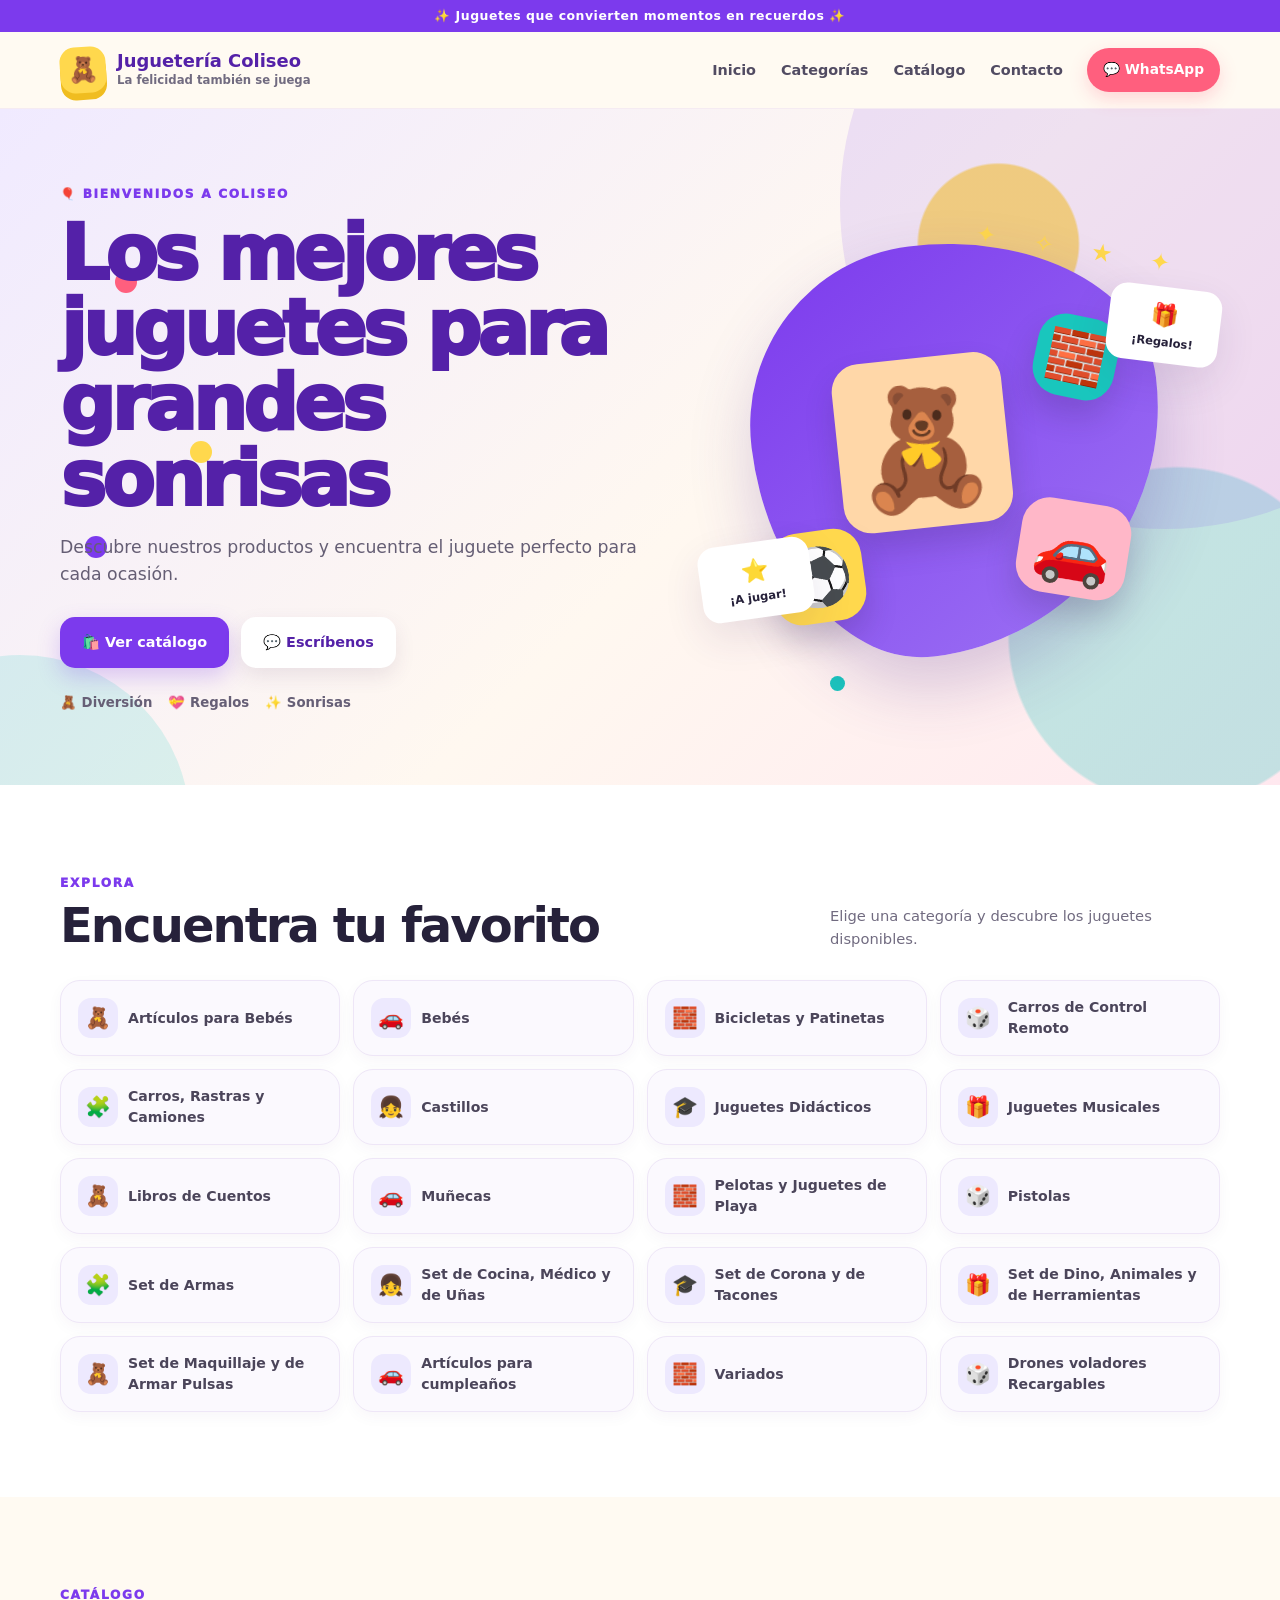
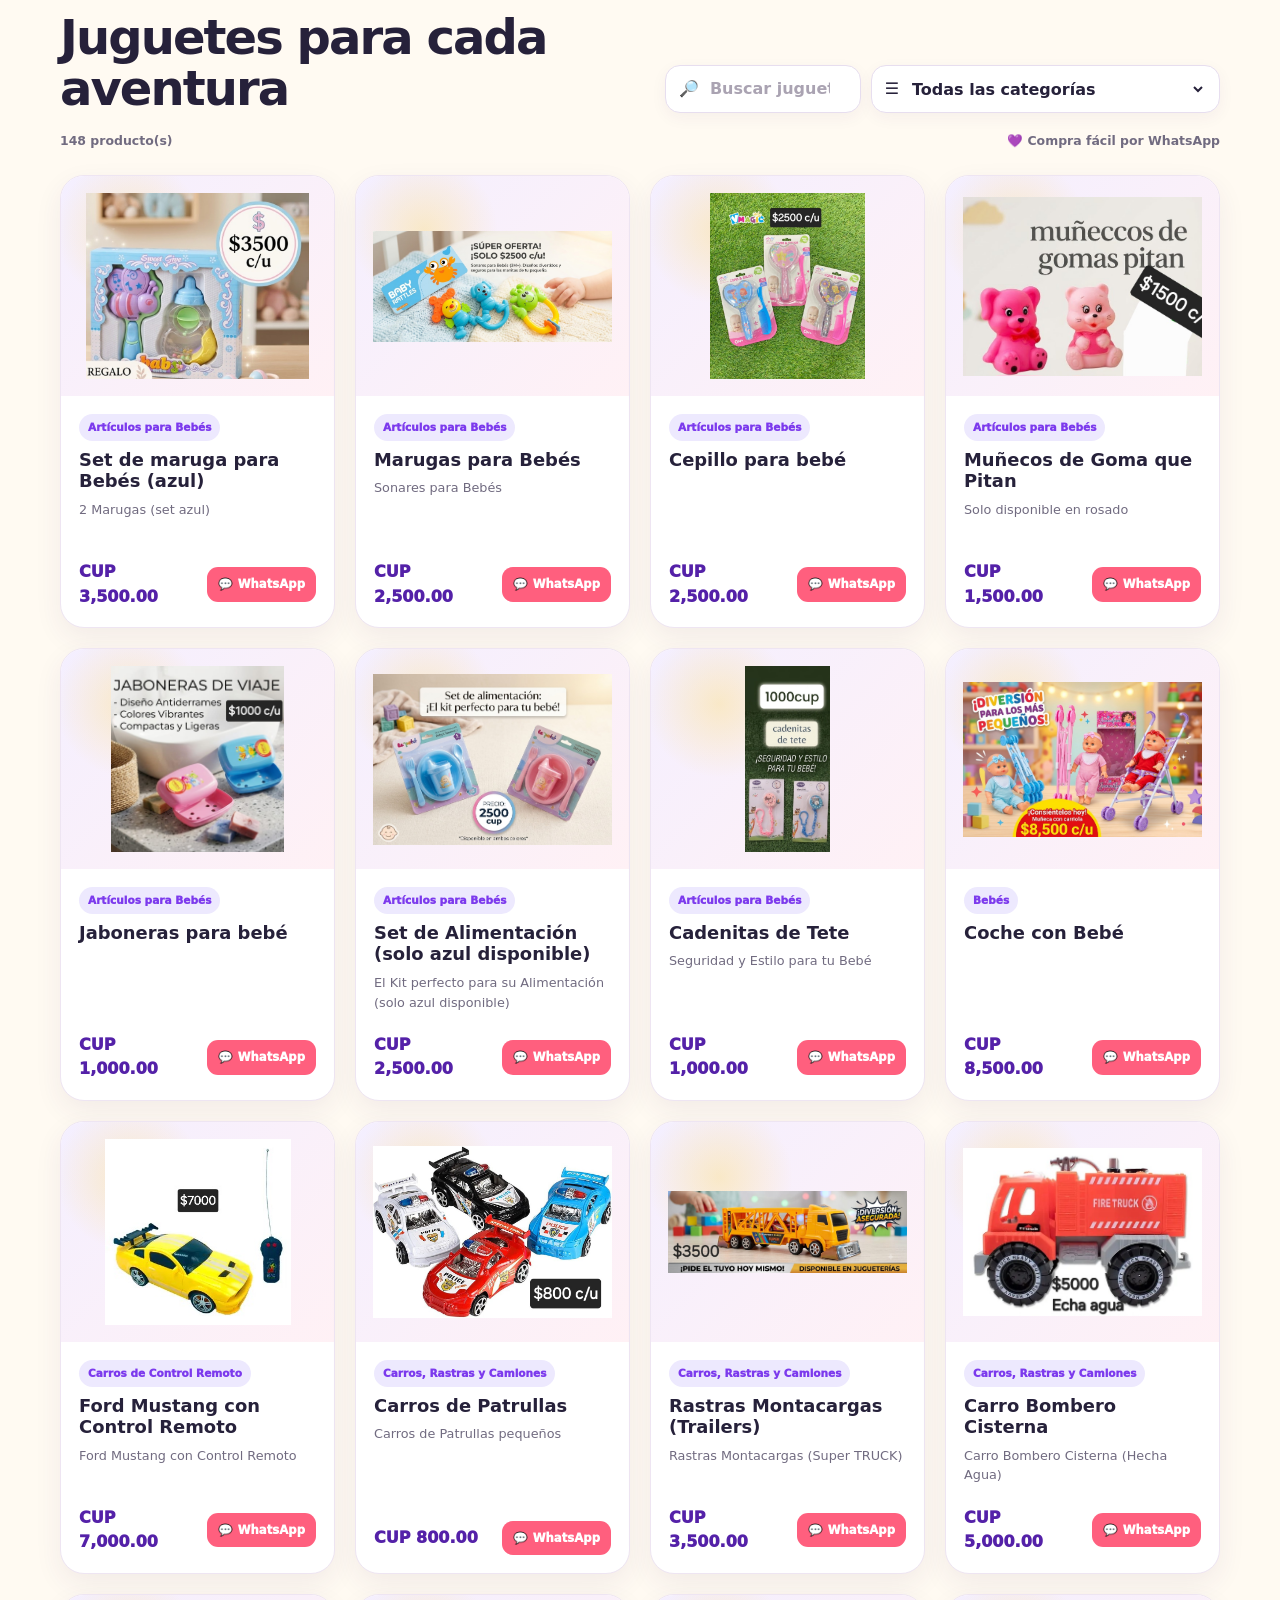
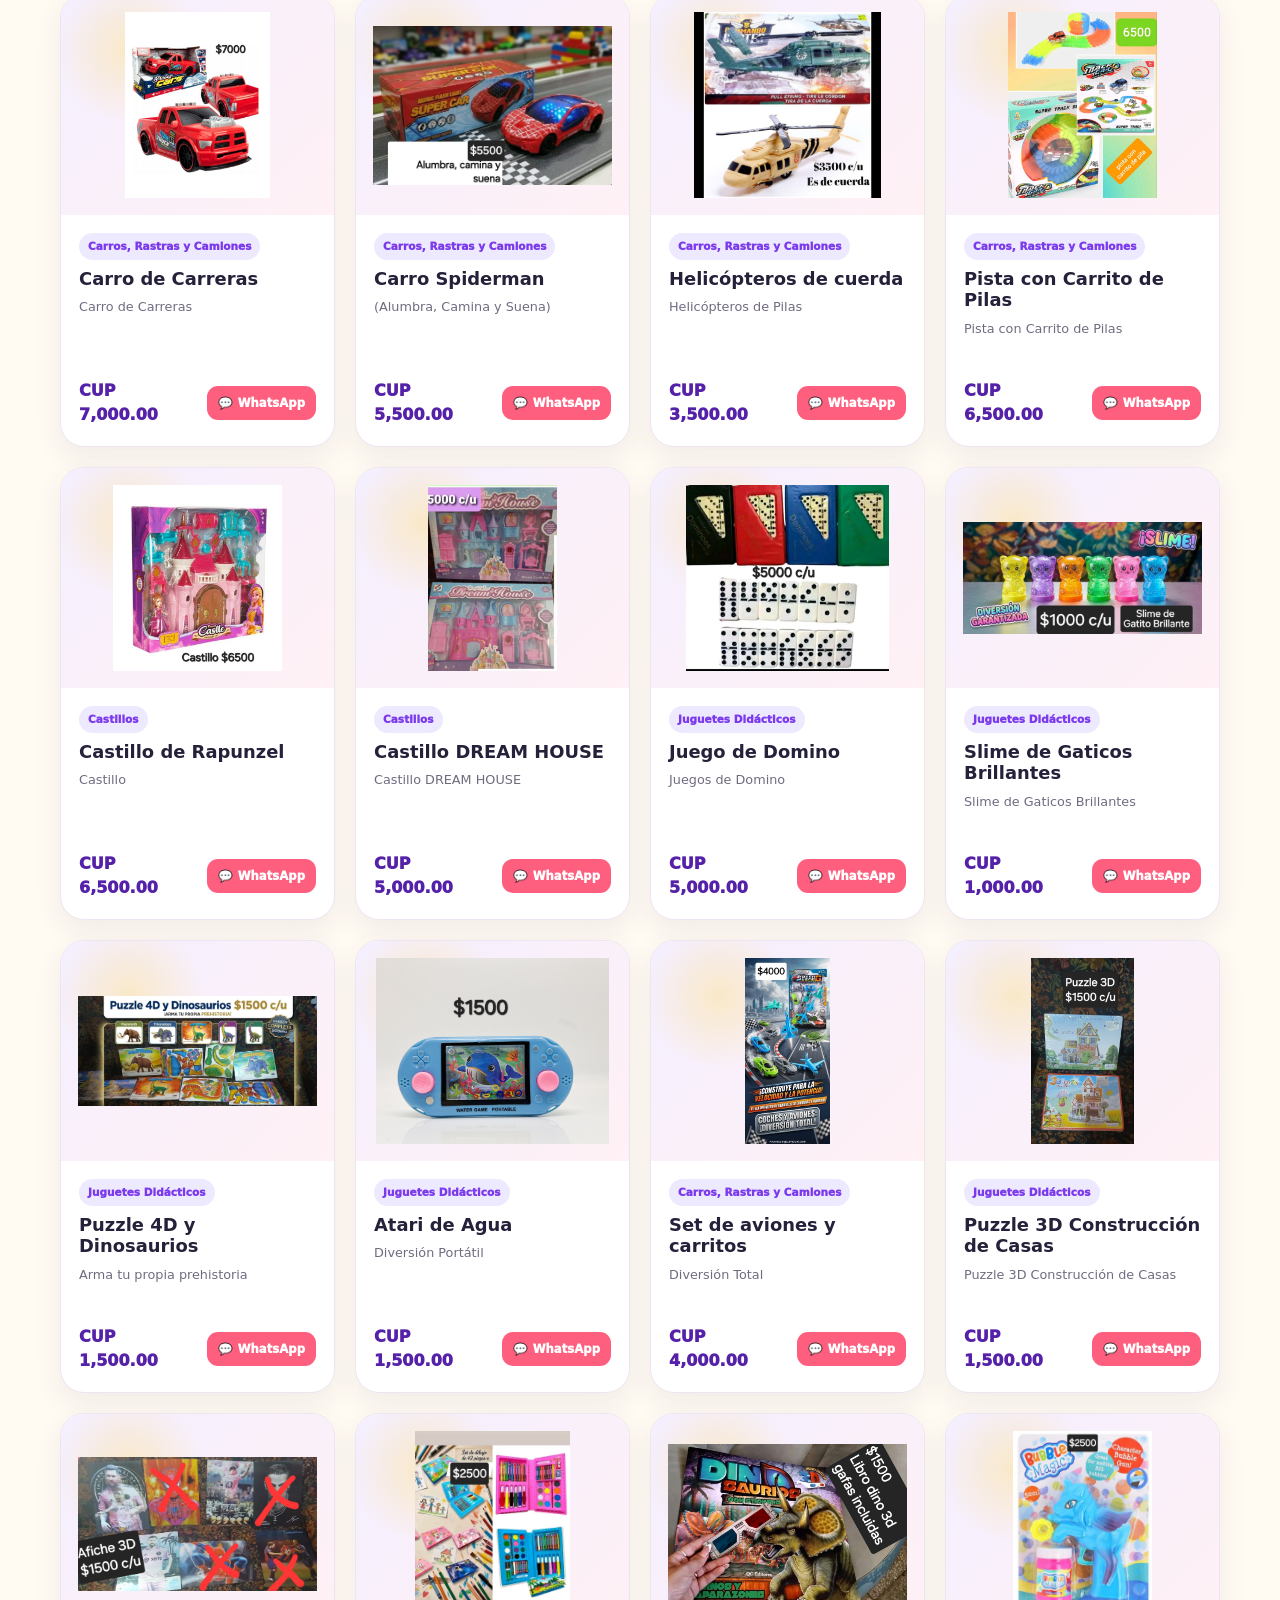
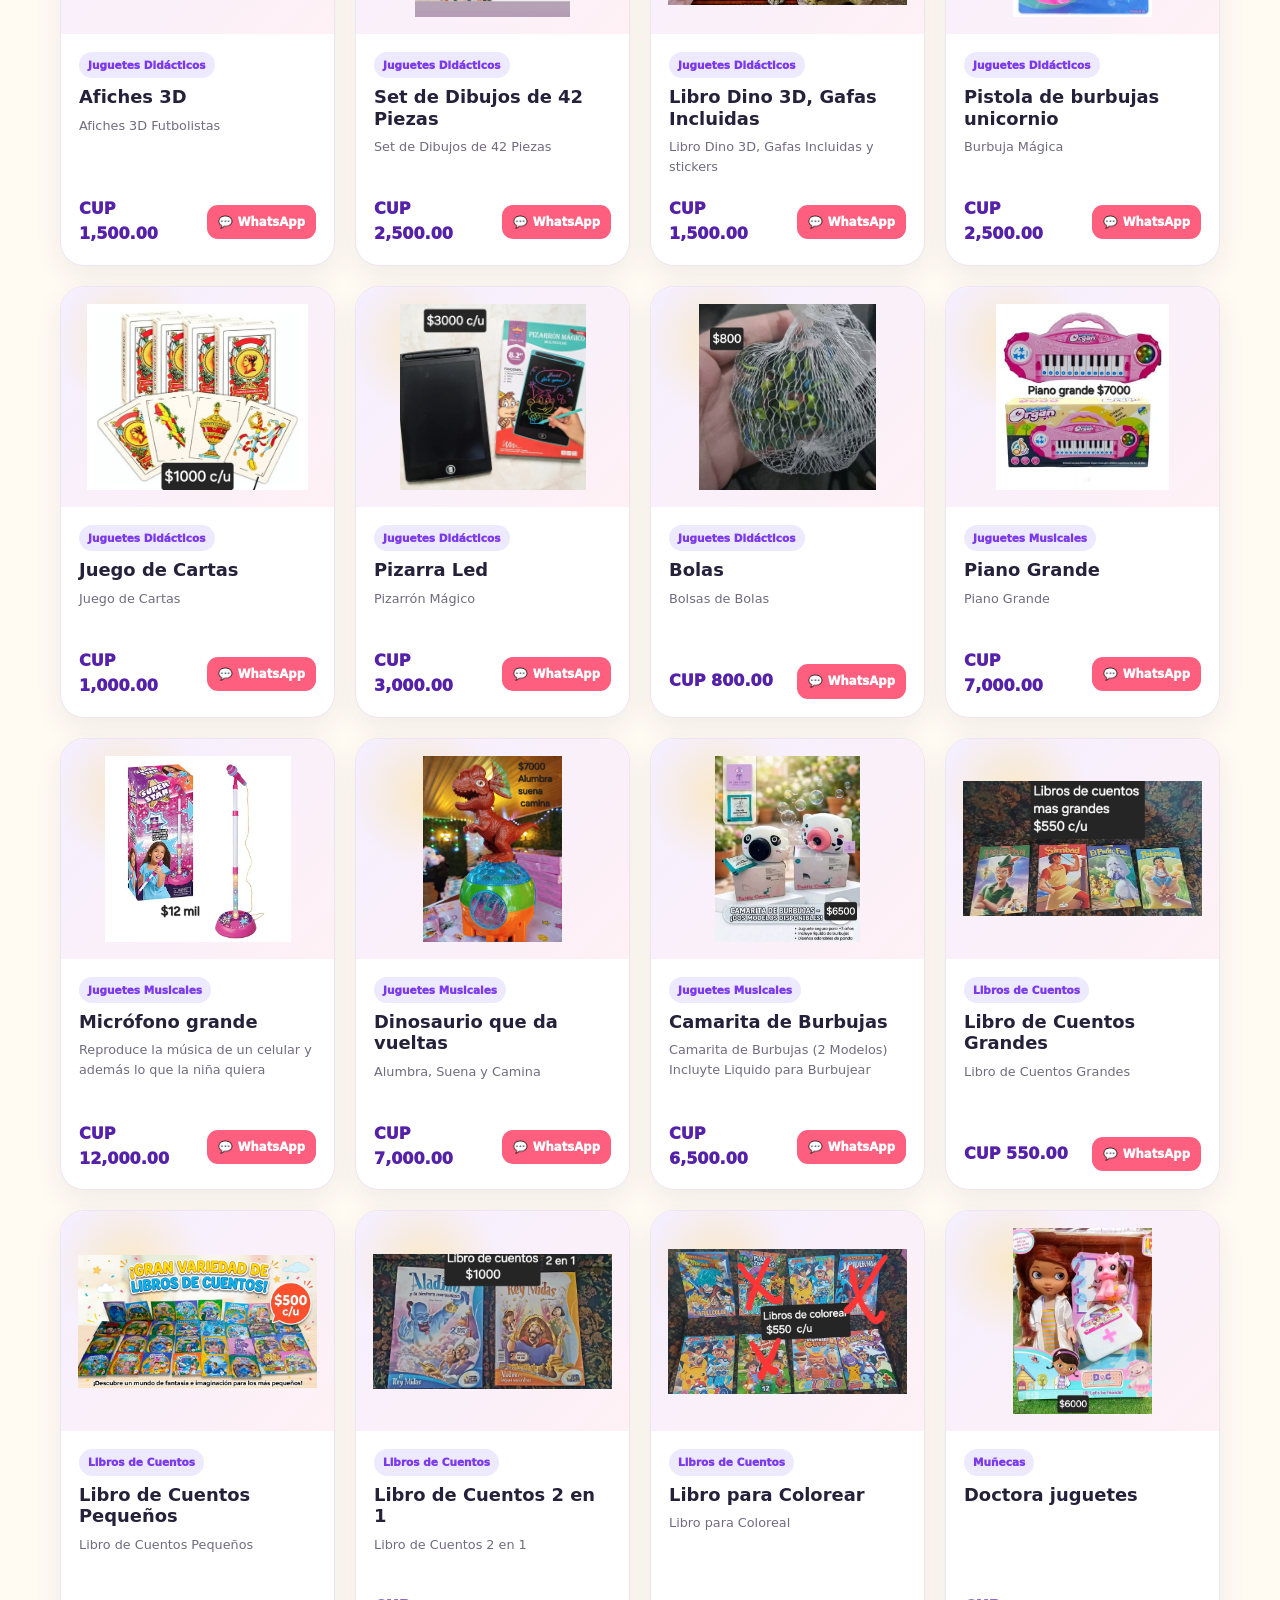
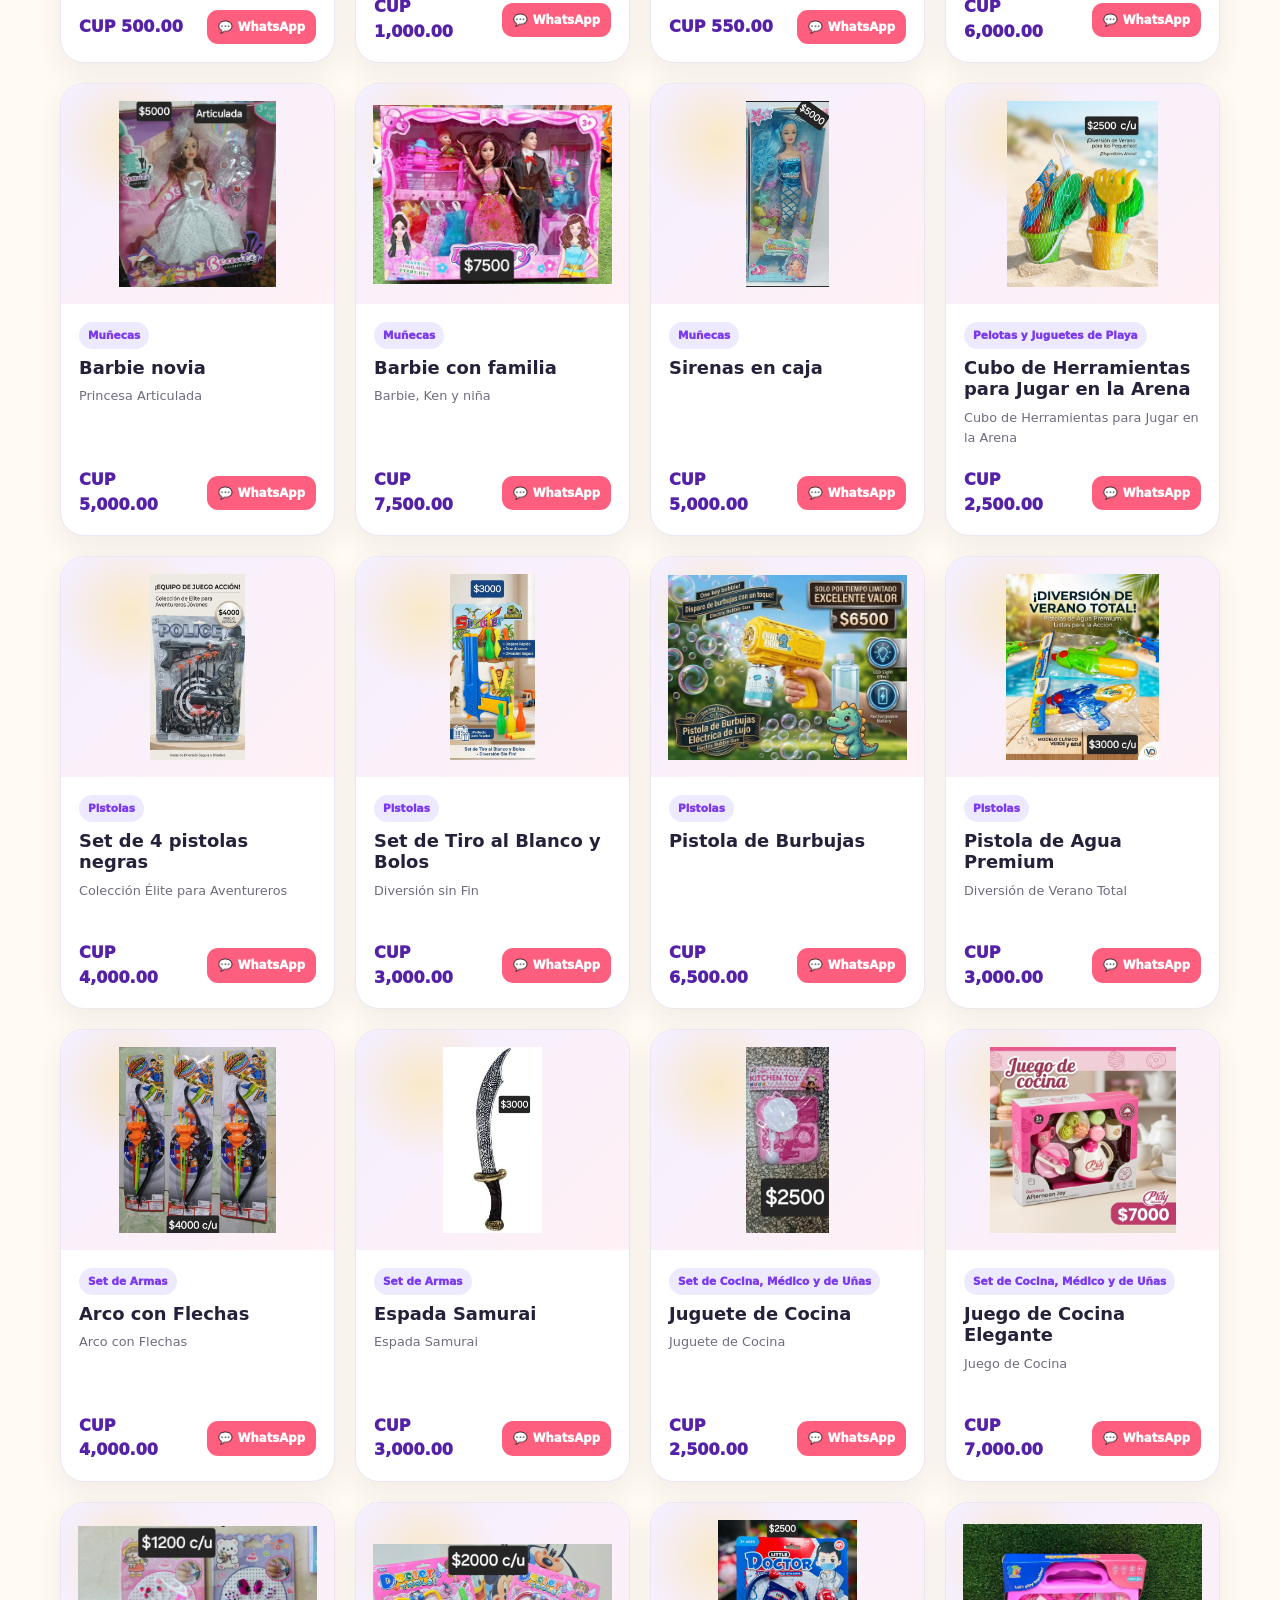
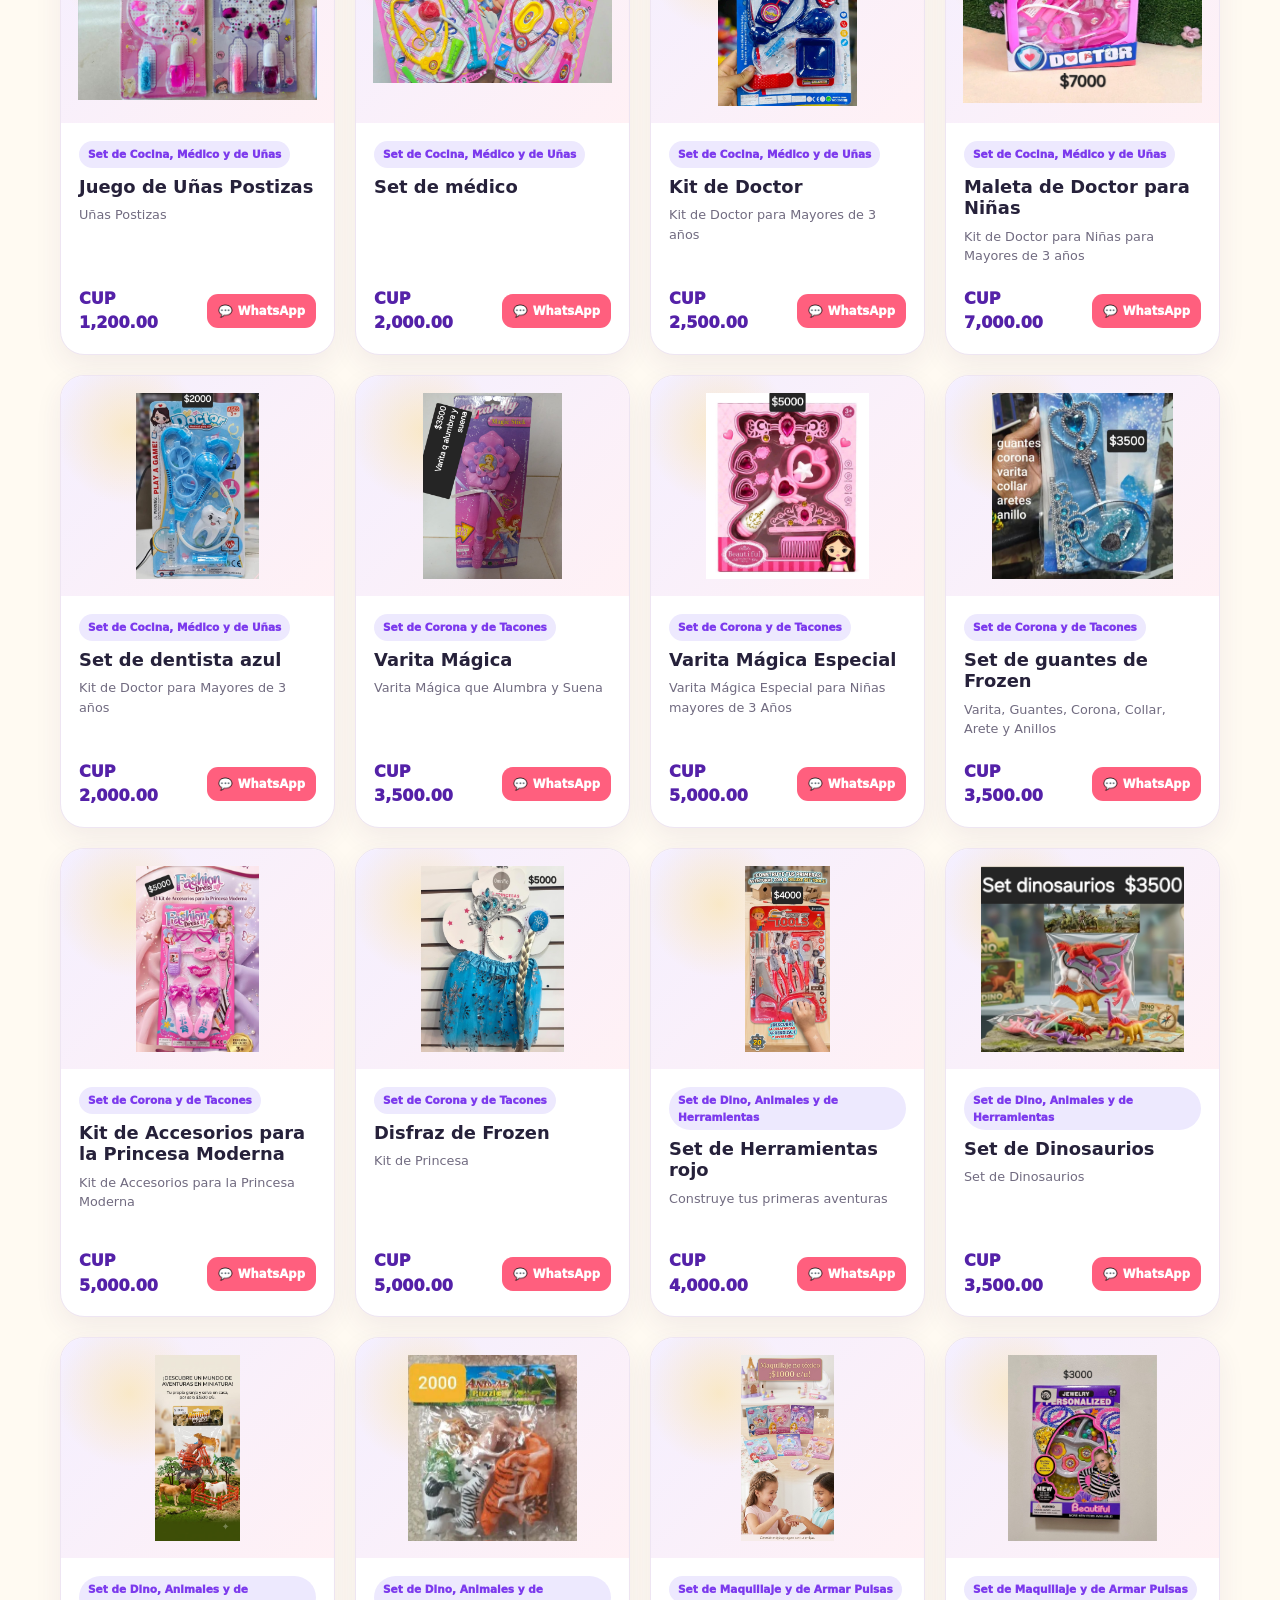
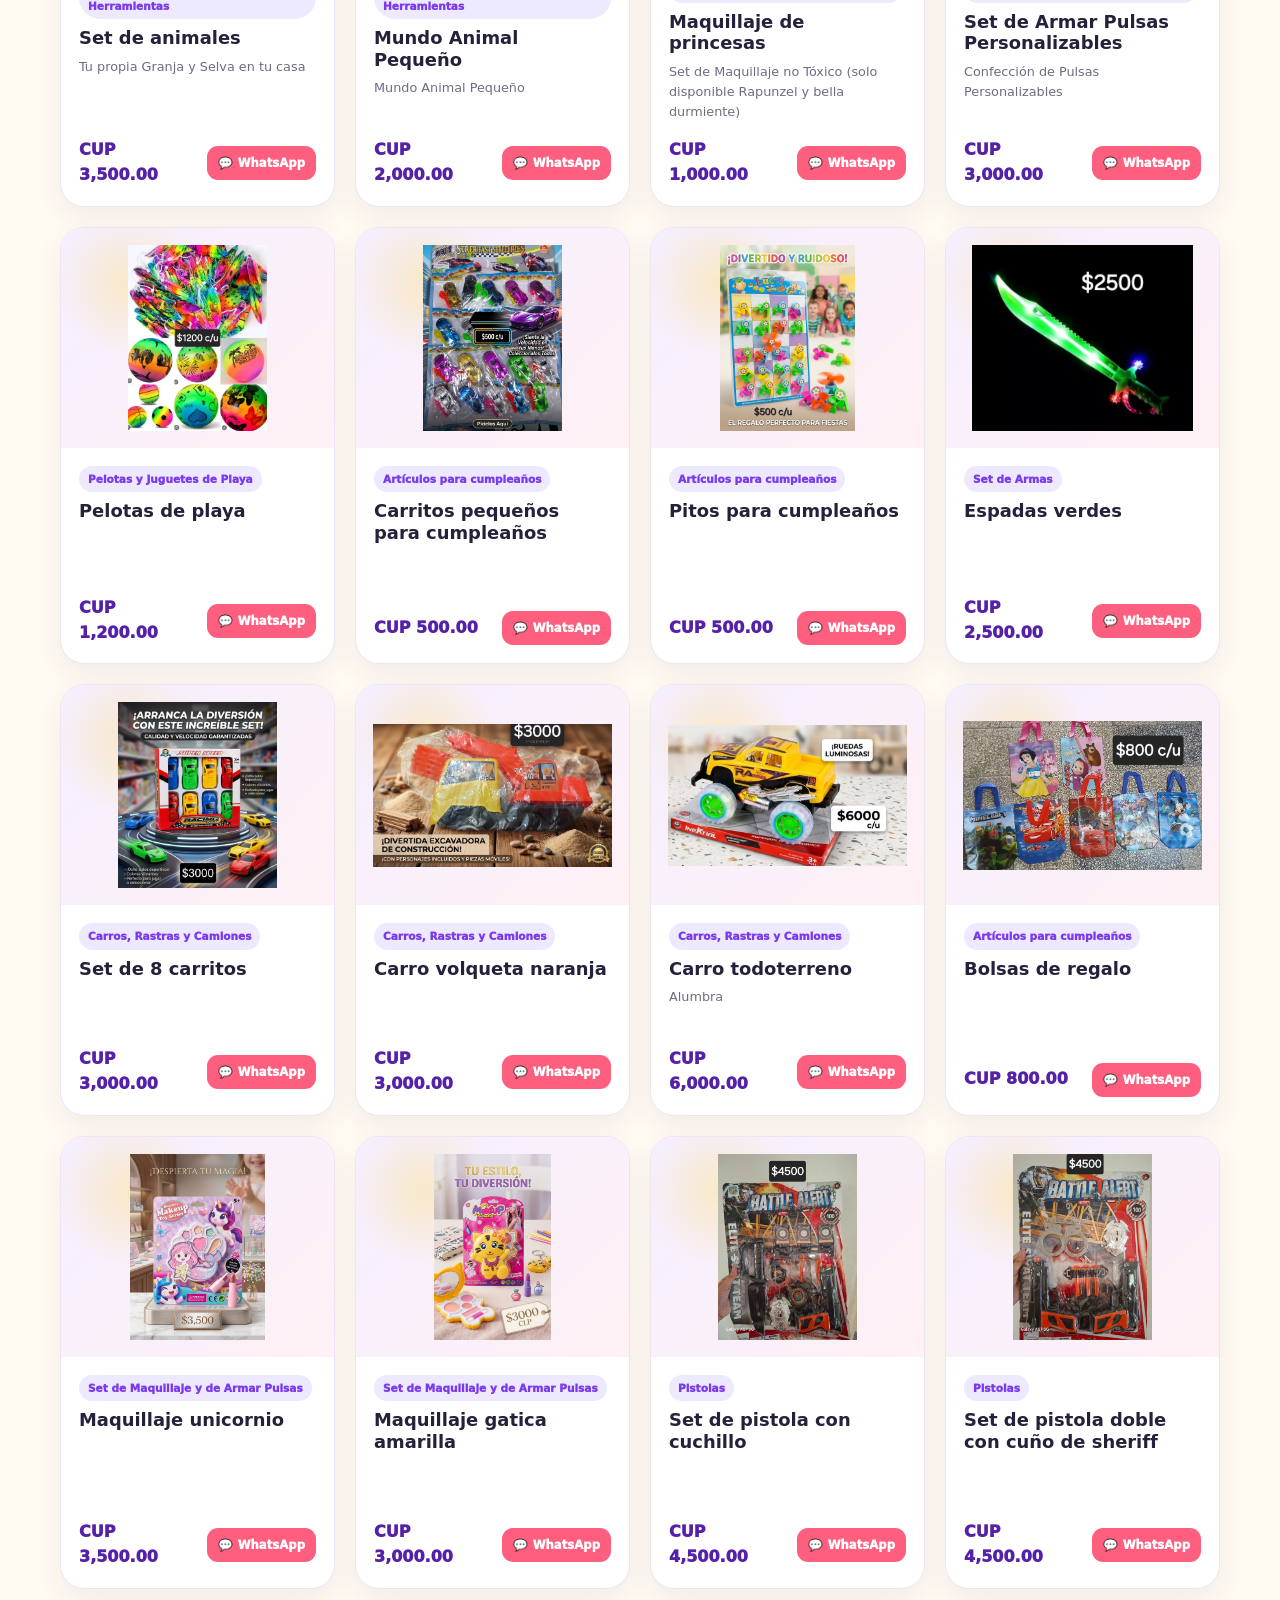
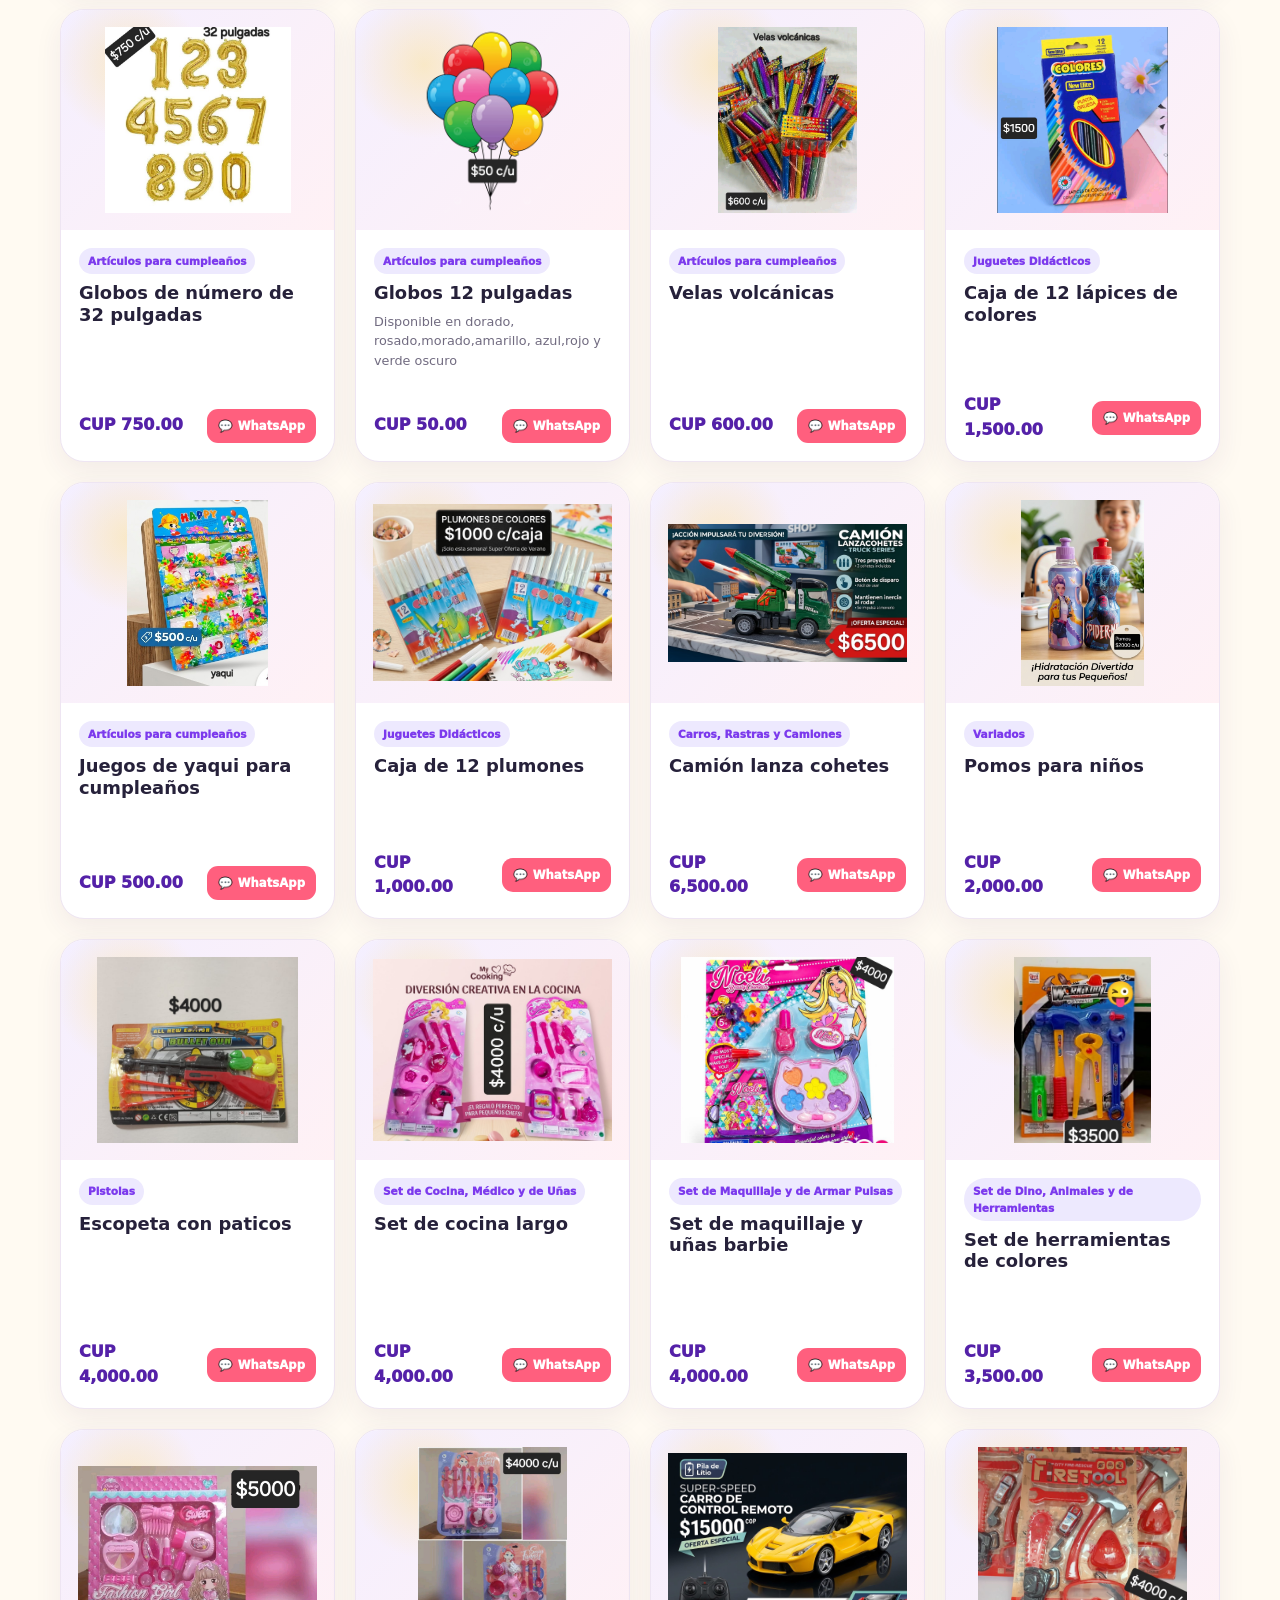
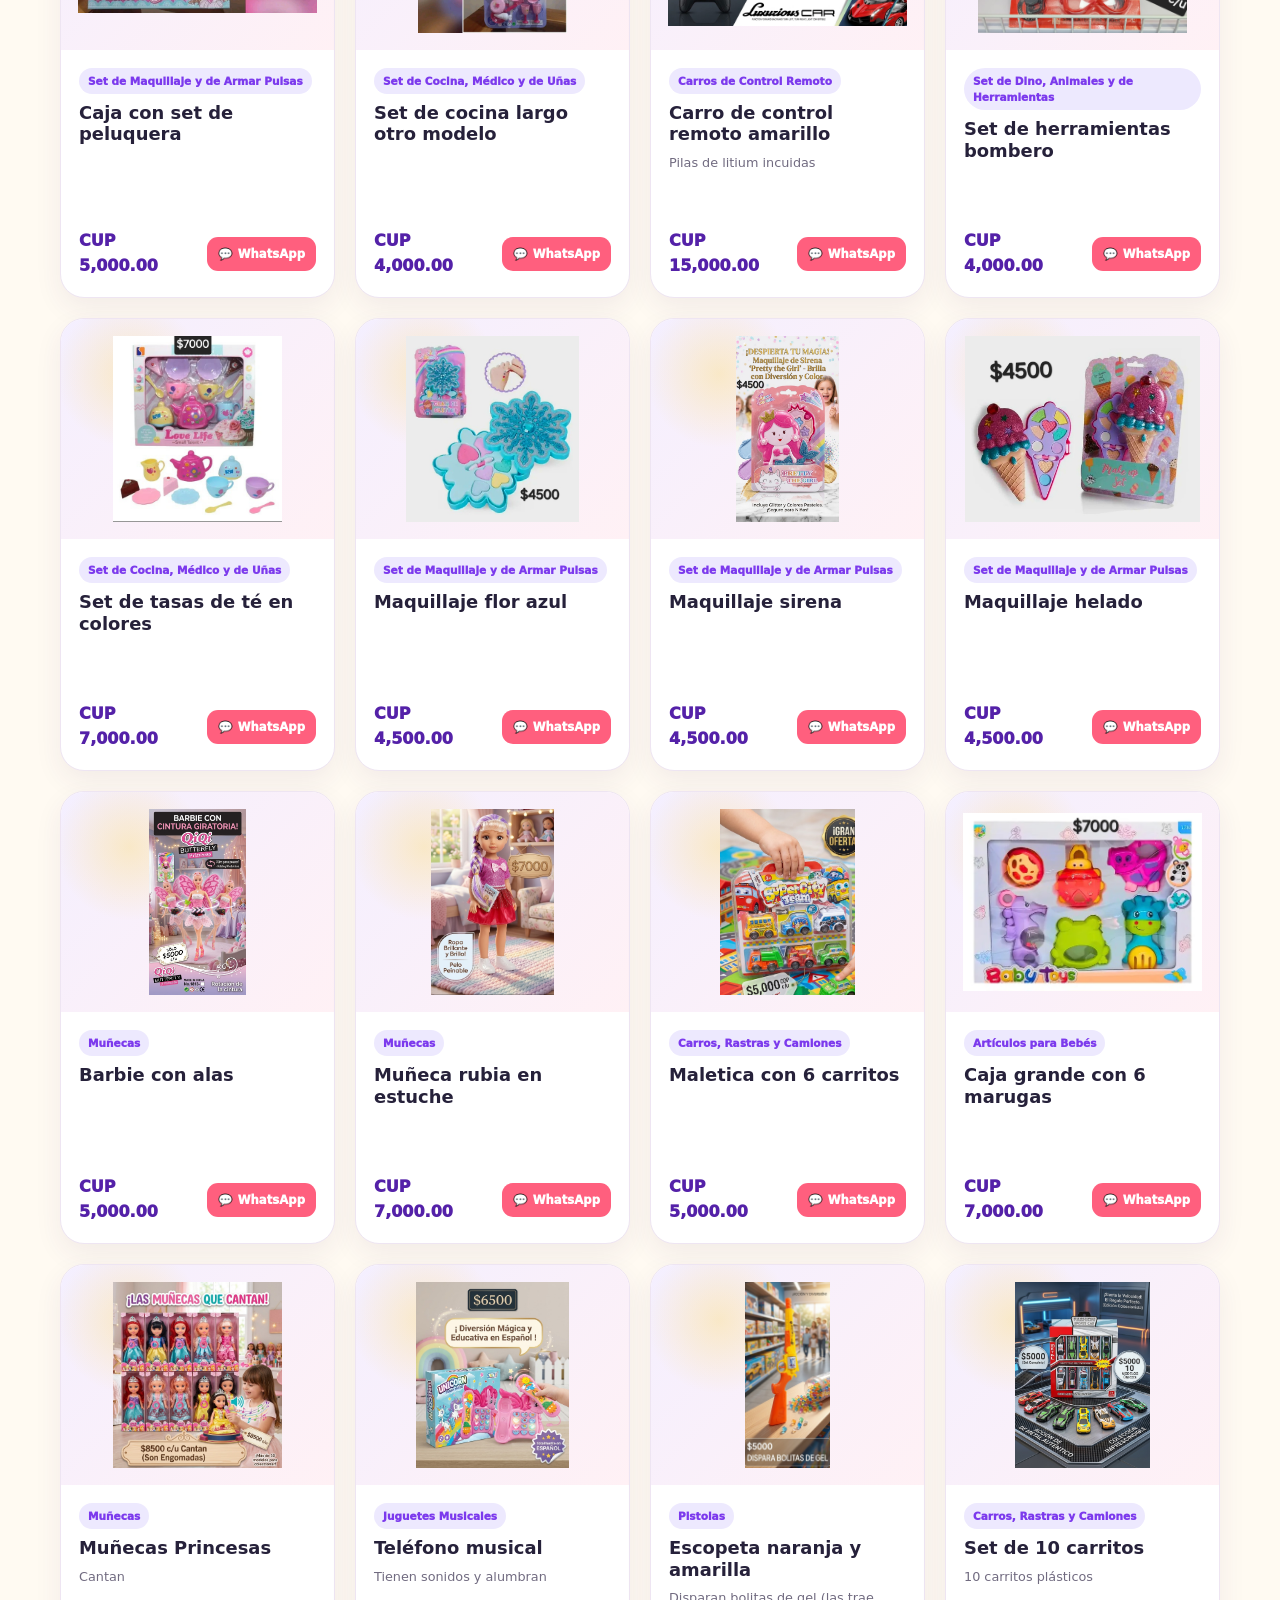
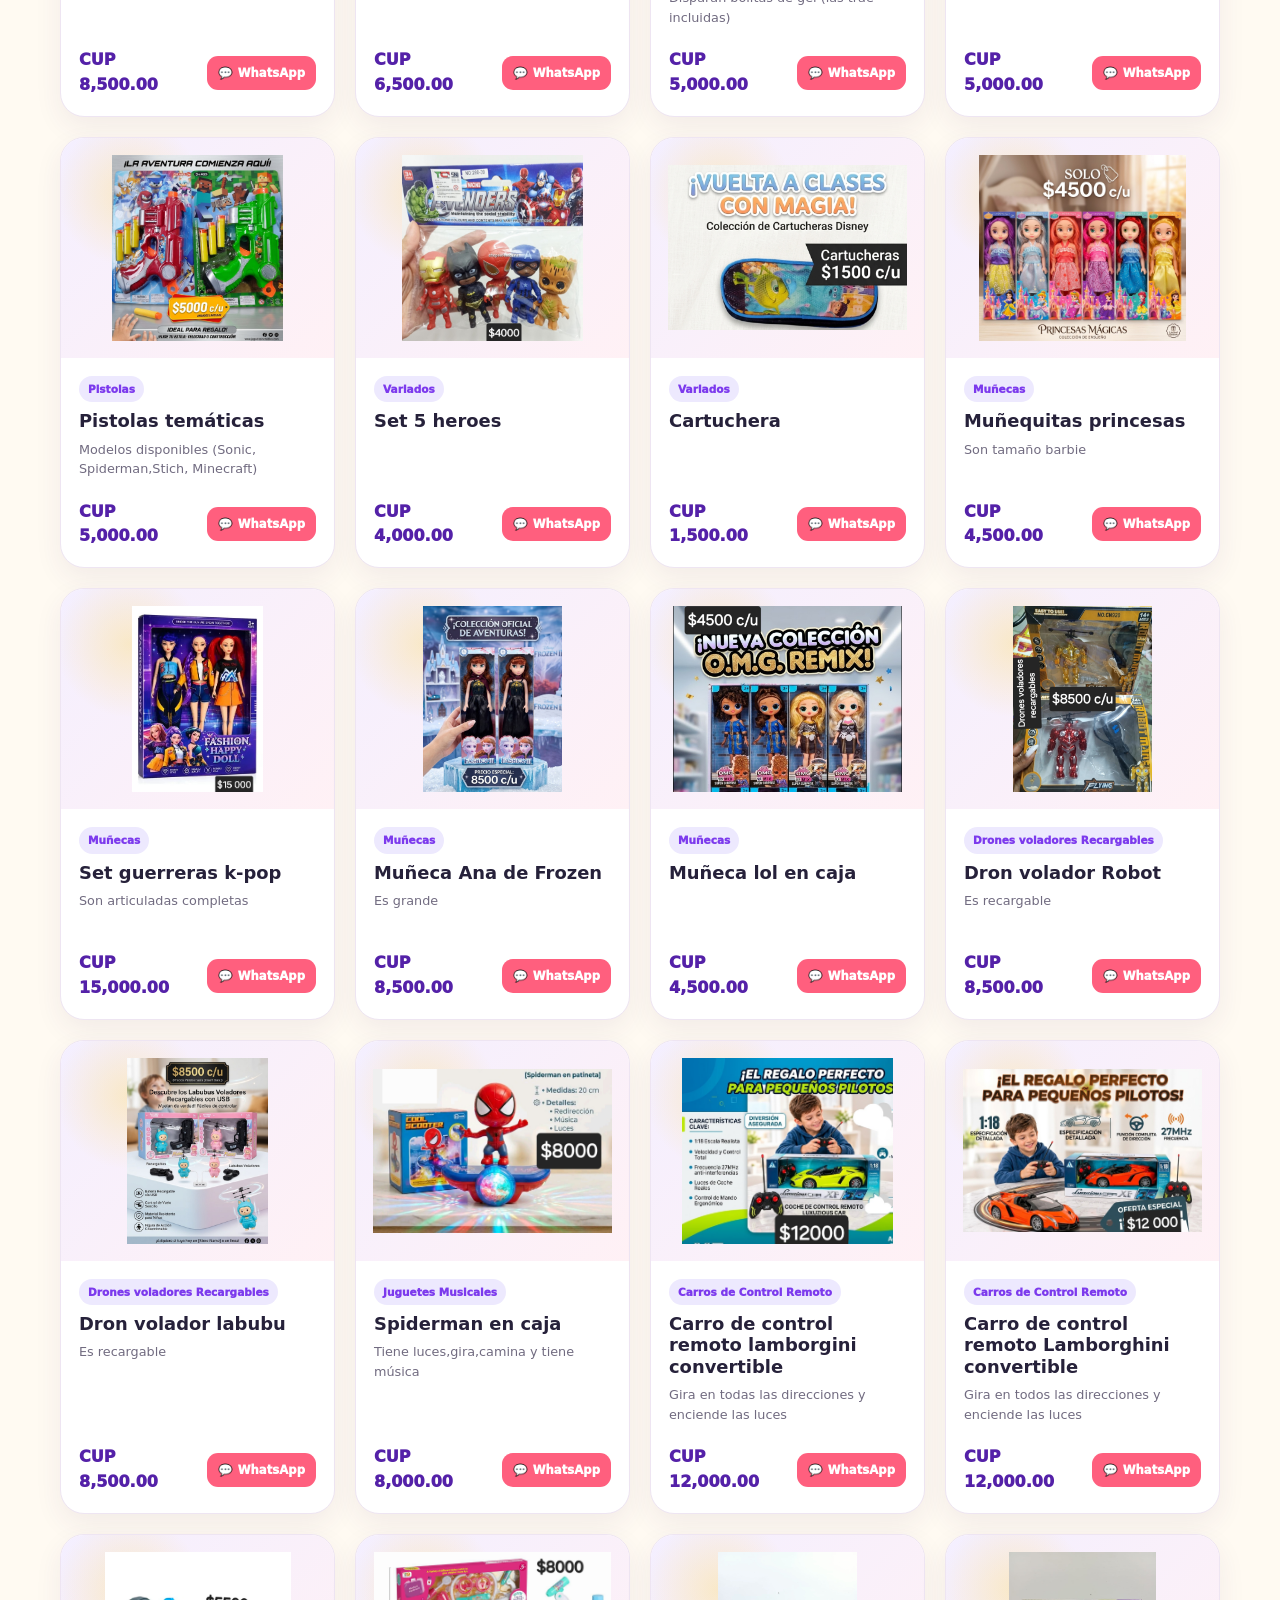
<file: index.html>
<!DOCTYPE html>
<html lang="es">
<head>
<meta charset="UTF-8"><meta name="viewport" content="width=device-width,initial-scale=1.0"><meta name="theme-color" content="#7c3aed"><meta name="description" content="Catálogo de juguetes de Juguetería Coliseo."><title>Juguetería Coliseo | Catálogo de juguetes</title><link rel="stylesheet" href="css/styles.css">
</head>
<body>
<header class="site-header"><div class="top-ribbon">✨ Juguetes que convierten momentos en recuerdos ✨</div><div class="nav-wrap container">
<a class="brand" href="#inicio"><span class="brand-mark">🧸</span><span class="brand-copy"><strong id="brandName">Juguetería Coliseo</strong><small id="brandTagline">La felicidad también se juega</small></span></a>
<nav class="main-nav"><a href="#inicio">Inicio</a><a href="#categorias">Categorías</a><a href="#catalogo">Catálogo</a><a href="#contacto">Contacto</a></nav><a id="whatsappMain" class="nav-whatsapp" href="#" target="_blank" rel="noopener">💬 WhatsApp</a>
</div></header>
<main>
<section id="inicio" class="hero"><div class="hero-shape hero-shape-one"></div><div class="hero-shape hero-shape-two"></div><div class="hero-stars">✦　✧　★　✦</div><div class="container hero-grid"><div class="hero-copy"><div class="eyebrow">🎈 BIENVENIDOS A COLISEO</div><h1 id="heroTitle">Los mejores juguetes para grandes sonrisas</h1><p id="heroText">Descubre nuestros productos y encuentra el juguete perfecto para cada ocasión.</p><div class="hero-actions"><a class="btn btn-primary" href="#catalogo">🛍️ Ver catálogo</a><a class="btn btn-light" id="heroWhatsApp" href="#" target="_blank" rel="noopener">💬 Escríbenos</a></div><div class="hero-trust"><span>🧸 Diversión</span><span>💝 Regalos</span><span>✨ Sonrisas</span></div></div>
<div class="hero-art"><div class="blob"></div><div class="toy toy-bear">🧸</div><div class="toy toy-car">🚗</div><div class="toy toy-ball">⚽</div><div class="toy toy-block">🧱</div><div class="floating-card card-a">🎁<span>¡Regalos!</span></div><div class="floating-card card-b">⭐<span>¡A jugar!</span></div></div></div></section>
<section id="categorias" class="section categories-section"><div class="container"><div class="section-heading"><div><span class="section-kicker">EXPLORA</span><h2>Encuentra tu favorito</h2></div><p>Elige una categoría y descubre los juguetes disponibles.</p></div><div id="categoryButtons" class="category-grid"></div></div></section>
<section id="catalogo" class="section catalog-section"><div class="container"><div class="catalog-top"><div class="section-heading compact"><div><span class="section-kicker">CATÁLOGO</span><h2>Juguetes para cada aventura</h2></div></div><div class="catalog-tools"><label class="search-box"><span>🔎</span><input id="search" type="search" placeholder="Buscar juguete..." autocomplete="off"></label><label class="select-box"><span>☰</span><select id="categorySelect" aria-label="Filtrar por categoría"><option value="Todos">Todas las categorías</option></select></label></div></div><div class="catalog-meta"><span id="productCount">0 producto(s)</span><span>💜 Compra fácil por WhatsApp</span></div><div id="products" class="products-grid"></div><div class="catalog-note"><div class="note-icon">💬</div><div><strong>¿Te interesa algún juguete?</strong><p>Escríbenos por WhatsApp y consulta disponibilidad, precios y detalles.</p></div><a id="catalogWhatsApp" class="btn btn-primary small" href="#" target="_blank" rel="noopener">Consultar</a></div></div></section>
<section class="about-strip"><div class="container about-grid"><div class="about-item"><span>🎁</span><div><strong>Para regalar</strong><small>Detalles para momentos especiales</small></div></div><div class="about-item"><span>🌈</span><div><strong>Para imaginar</strong><small>Juegos llenos de creatividad</small></div></div><div class="about-item"><span>💜</span><div><strong>Para disfrutar</strong><small>Diversión para toda la familia</small></div></div></div></section>
<section id="contacto" class="section contact-section"><div class="container contact-grid"><div class="contact-card contact-main"><span class="section-kicker">VISÍTANOS</span><h2>Estamos aquí para ayudarte</h2><p>Encuentra Juguetería Coliseo y ven a descubrir un mundo lleno de juegos, regalos y sonrisas.</p><div class="contact-list"><div class="contact-row"><span class="contact-icon">📍</span><div><small>Dirección</small><strong id="direccion">—</strong></div></div><div class="contact-row"><span class="contact-icon">📞</span><div><small>Teléfonos</small><strong><span id="telefono1">—</span><br><span id="telefono2">—</span></strong></div></div><div class="contact-row"><span class="contact-icon">⏰</span><div><small>Horario</small><strong id="horario">—</strong></div></div></div><div class="contact-actions"><a id="contactWhatsApp" class="btn btn-primary" href="#" target="_blank" rel="noopener">💬 WhatsApp</a><a id="mapa" class="btn btn-outline" href="#" target="_blank" rel="noopener">📍 Cómo llegar</a></div></div><div class="social-card"><div class="social-decoration">✦</div><div class="social-icon">📱</div><span class="section-kicker">SÍGUENOS</span><h3>Conoce nuestras novedades</h3><p>Visita nuestras redes sociales y mantente al día con nuevos juguetes y promociones.</p><div class="social-links"><a id="facebook" href="#" target="_blank" rel="noopener"><span>f</span> Facebook</a><a id="instagram" href="#" target="_blank" rel="noopener"><span>◎</span> Instagram</a></div></div></div></section>
</main>
<footer class="site-footer"><div class="container footer-grid"><div class="footer-brand"><span class="brand-mark">🧸</span><div><strong id="footerName">Juguetería Coliseo</strong><small>La felicidad también se juega</small></div></div><p>© <span id="footerYear"></span> <span id="footerNameText">Juguetería Coliseo</span>. Todos los derechos reservados.</p><a href="#inicio" class="back-top">↑</a></div></footer>
<script src="js/data.js"></script><script src="js/app.js"></script><script>document.addEventListener("DOMContentLoaded",function(){var d=window.SITE_DATA;if(!d||!d.negocio)return;var wa="https://wa.me/"+String(d.negocio.whatsapp||"").replace(/\D/g,"");var msg=encodeURIComponent("Hola, quisiera información sobre los juguetes de Juguetería Coliseo.");["heroWhatsApp","catalogWhatsApp","contactWhatsApp"].forEach(function(id){var e=document.getElementById(id);if(e)e.href=wa+"?text="+msg});var y=document.getElementById("footerYear");if(y)y.textContent=new Date().getFullYear();var f=document.getElementById("footerNameText");if(f)f.textContent=d.negocio.nombre||"Juguetería Coliseo"});</script>
</body></html>
</file>
<file: css/styles.css>
:root{--purple:#7c3aed;--purple-dark:#5421a8;--purple-soft:#ede9fe;--coral:#ff5f7e;--coral-dark:#e84162;--turquoise:#19c6bd;--yellow:#ffd84d;--cream:#fffaf2;--ink:#26213a;--muted:#716b80;--white:#fff;--line:#eee8f4;--shadow:0 16px 40px rgba(64,39,100,.11)}*{box-sizing:border-box}html{scroll-behavior:smooth}body{margin:0;color:var(--ink);background:var(--cream);font-family:Inter,ui-sans-serif,system-ui,-apple-system,BlinkMacSystemFont,"Segoe UI",sans-serif;line-height:1.55}a{color:inherit;text-decoration:none}button,input,select{font:inherit}.container{width:min(1160px,calc(100% - 36px));margin:auto}.site-header{position:sticky;top:0;z-index:100;background:rgba(255,250,242,.94);backdrop-filter:blur(14px);border-bottom:1px solid rgba(124,58,237,.08)}.top-ribbon{min-height:32px;display:grid;place-items:center;padding:5px 16px;color:#fff;background:var(--purple);font-size:.78rem;font-weight:800;letter-spacing:.04em}.nav-wrap{min-height:76px;display:flex;align-items:center;gap:24px}.brand{display:flex;align-items:center;gap:11px;min-width:max-content}.brand-mark{width:46px;height:46px;display:grid;place-items:center;border-radius:15px;background:var(--yellow);box-shadow:0 7px 0 #f0bd20;font-size:1.55rem;transform:rotate(-4deg)}.brand-copy{display:grid;gap:0}.brand-copy strong{font-size:1.12rem;line-height:1.1;font-weight:900;color:var(--purple-dark)}.brand-copy small{color:var(--muted);font-size:.73rem;font-weight:700}.main-nav{display:flex;justify-content:center;align-items:center;gap:25px;margin-left:auto}.main-nav a{font-size:.9rem;font-weight:800;color:#514b62;transition:.2s}.main-nav a:hover{color:var(--purple)}.nav-whatsapp{display:inline-flex;align-items:center;gap:7px;padding:11px 16px;border-radius:999px;color:#fff;background:var(--coral);box-shadow:0 7px 18px rgba(255,95,126,.24);font-size:.86rem;font-weight:900;transition:.2s}.nav-whatsapp:hover{transform:translateY(-2px);background:var(--coral-dark)}.hero{position:relative;overflow:hidden;min-height:590px;display:flex;align-items:center;background:radial-gradient(circle at 78% 20%,rgba(255,216,77,.78) 0 7%,transparent 7.2%),radial-gradient(circle at 92% 78%,rgba(25,198,189,.26) 0 13%,transparent 13.2%),linear-gradient(135deg,#f0eaff 0%,#fff8f0 56%,#ffe8ef 100%)}.hero:before{content:"";position:absolute;width:650px;height:650px;right:-210px;top:-230px;border-radius:50%;background:rgba(124,58,237,.12)}.hero:after{content:"";position:absolute;width:340px;height:340px;left:-150px;bottom:-210px;border-radius:50%;background:rgba(25,198,189,.15)}.hero-shape{position:absolute;border-radius:50%}.hero-shape-one{width:22px;height:22px;left:9%;top:24%;background:var(--coral);box-shadow:75px 170px 0 var(--yellow),-30px 265px 0 var(--purple)}.hero-shape-two{width:15px;height:15px;right:34%;bottom:14%;background:var(--turquoise);box-shadow:80px -85px 0 var(--coral)}.hero-stars{position:absolute;right:8%;top:18%;color:var(--yellow);font-size:1.5rem;letter-spacing:7px;transform:rotate(9deg)}.hero-grid{position:relative;z-index:2;display:grid;grid-template-columns:1.05fr .95fr;align-items:center;gap:55px;padding:72px 0}.eyebrow,.section-kicker{display:inline-block;color:var(--purple);font-size:.76rem;font-weight:950;letter-spacing:.14em}.hero-copy h1{max-width:650px;margin:10px 0 17px;font-size:clamp(2.7rem,6vw,5.25rem);line-height:.98;letter-spacing:-.055em;font-weight:950;color:var(--purple-dark)}.hero-copy p{max-width:590px;margin:0;color:#655e74;font-size:1.08rem}.hero-actions{display:flex;flex-wrap:wrap;gap:12px;margin-top:30px}.btn{min-height:48px;display:inline-flex;align-items:center;justify-content:center;gap:8px;padding:12px 20px;border-radius:15px;border:2px solid transparent;font-weight:900;font-size:.9rem;transition:.2s;cursor:pointer}.btn:hover{transform:translateY(-2px)}.btn-primary{color:#fff;background:var(--purple);box-shadow:0 9px 22px rgba(124,58,237,.25)}.btn-primary:hover{background:var(--purple-dark)}.btn-light{color:var(--purple-dark);background:#fff;box-shadow:0 8px 20px rgba(75,47,100,.1)}.btn-outline{color:var(--purple);background:transparent;border-color:#cfc1e9}.btn.small{min-height:42px;padding:9px 16px}.hero-trust{display:flex;flex-wrap:wrap;gap:16px;margin-top:25px;color:#665f76;font-size:.83rem;font-weight:800}.hero-art{position:relative;min-height:420px;display:grid;place-items:center}.blob{position:absolute;width:min(410px,80vw);aspect-ratio:1;border-radius:44% 56% 62% 38%/44% 39% 61% 56%;background:linear-gradient(145deg,var(--purple),#9d73f4);transform:rotate(-7deg);box-shadow:0 30px 65px rgba(89,50,152,.24)}.toy{position:absolute;z-index:2;display:grid;place-items:center;border-radius:28px;box-shadow:0 17px 30px rgba(45,25,73,.18)}.toy-bear{width:170px;height:170px;font-size:7.3rem;background:#ffd7a8;transform:rotate(-6deg) translate(-35px,-8px)}.toy-car{width:110px;height:95px;font-size:4rem;background:#ffb7c8;transform:rotate(9deg) translate(130px,82px)}.toy-ball{width:92px;height:92px;font-size:3.5rem;background:var(--yellow);transform:translate(-140px,130px) rotate(-8deg)}.toy-block{width:82px;height:82px;font-size:3rem;background:var(--turquoise);transform:translate(118px,-90px) rotate(12deg)}.floating-card{position:absolute;z-index:4;display:grid;gap:1px;min-width:112px;padding:11px 14px;border-radius:17px;background:#fff;box-shadow:var(--shadow);text-align:center;font-size:1.4rem}.floating-card span{color:var(--ink);font-size:.72rem;font-weight:900}.card-a{right:0;top:50px;transform:rotate(7deg)}.card-b{left:5px;bottom:40px;transform:rotate(-8deg)}.section{padding:85px 0}.categories-section{background:#fff}.section-heading{display:flex;align-items:end;justify-content:space-between;gap:25px;margin-bottom:30px}.section-heading h2{margin:5px 0 0;font-size:clamp(1.9rem,4vw,3rem);line-height:1.05;letter-spacing:-.04em;color:var(--ink)}.section-heading p{max-width:390px;margin:0;color:var(--muted);font-size:.92rem}.category-grid{display:grid;grid-template-columns:repeat(4,1fr);gap:13px}.category-pill{min-height:76px;display:flex;align-items:center;gap:10px;padding:14px 17px;border:1px solid #eee6f7;border-radius:20px;background:#fbf9fe;color:#4b455a;text-align:left;font-weight:850;font-size:.88rem;cursor:pointer;box-shadow:0 5px 15px rgba(69,38,100,.04);transition:.2s}.category-pill span{width:40px;height:40px;flex:0 0 40px;display:grid;place-items:center;border-radius:13px;background:var(--purple-soft);font-size:1.3rem}.category-pill:hover,.category-pill.active{color:#fff;background:var(--purple);border-color:var(--purple);transform:translateY(-3px);box-shadow:0 12px 25px rgba(124,58,237,.2)}.category-pill:hover span,.category-pill.active span{background:rgba(255,255,255,.2)}.catalog-section{background:var(--cream)}.catalog-top{display:flex;justify-content:space-between;align-items:end;gap:25px}.section-heading.compact{margin-bottom:0}.catalog-tools{display:flex;gap:10px}.search-box,.select-box{height:48px;display:flex;align-items:center;gap:9px;padding:0 13px;border:1px solid #e7deef;border-radius:15px;background:#fff;box-shadow:0 5px 16px rgba(69,38,100,.05)}.search-box{width:245px}.select-box{min-width:190px}.search-box input,.select-box select{width:100%;border:0;outline:0;background:transparent;color:var(--ink);font-weight:700}.search-box input::placeholder{color:#aaa3b2}.catalog-meta{display:flex;justify-content:space-between;gap:15px;margin:18px 0 25px;color:var(--muted);font-size:.78rem;font-weight:800}.products-grid{display:grid;grid-template-columns:repeat(4,1fr);gap:20px}.product-card{overflow:hidden;display:flex;flex-direction:column;min-width:0;border:1px solid #eee5f2;border-radius:24px;background:#fff;box-shadow:0 10px 28px rgba(69,38,100,.07);transition:.25s}.product-card:hover{transform:translateY(-7px);box-shadow:0 20px 40px rgba(69,38,100,.14)}.product-card>img{width:100%;height:220px;display:block;object-fit:contain;padding:17px;background:radial-gradient(circle at 25% 25%,rgba(255,216,77,.3),transparent 28%),linear-gradient(135deg,#f4efff,#fff1f5)}.product-body{display:flex;flex-direction:column;flex:1;padding:18px}.product-category{align-self:flex-start;margin-bottom:8px;padding:5px 9px;border-radius:999px;color:var(--purple);background:var(--purple-soft);font-size:.66rem;font-weight:950}.product-body h3{margin:0;color:var(--ink);font-size:1.12rem;line-height:1.2}.product-body p{min-height:43px;margin:8px 0 17px;color:var(--muted);font-size:.8rem}.product-bottom{display:flex;align-items:center;justify-content:space-between;gap:10px;margin-top:auto}.product-bottom strong{color:var(--purple-dark);font-size:1rem;font-weight:950}.btn-whatsapp{display:inline-flex;align-items:center;justify-content:center;padding:8px 11px;border-radius:11px;color:#fff;background:var(--coral);font-size:.73rem;font-weight:950}.btn-whatsapp:before{content:"💬";margin-right:5px}.catalog-note{display:flex;align-items:center;gap:16px;margin-top:35px;padding:18px 20px;border-radius:20px;background:var(--purple-dark);color:#fff;box-shadow:0 16px 35px rgba(84,33,168,.18)}.note-icon{width:48px;height:48px;flex:0 0 48px;display:grid;place-items:center;border-radius:15px;background:rgba(255,255,255,.14);font-size:1.3rem}.catalog-note strong{display:block;font-size:.95rem}.catalog-note p{margin:2px 0 0;color:rgba(255,255,255,.76);font-size:.77rem}.catalog-note .btn{margin-left:auto;color:var(--purple-dark);background:var(--yellow)}.about-strip{padding:26px 0;background:var(--yellow)}.about-grid{display:grid;grid-template-columns:repeat(3,1fr);gap:18px}.about-item{display:flex;align-items:center;justify-content:center;gap:13px}.about-item>span{font-size:1.8rem}.about-item div{display:grid}.about-item strong{color:var(--purple-dark);font-size:.9rem}.about-item small{color:#655b42;font-size:.72rem}.contact-section{background:#fff}.contact-grid{display:grid;grid-template-columns:1.25fr .75fr;gap:25px}.contact-card,.social-card{position:relative;overflow:hidden;border-radius:28px}.contact-main{padding:38px;background:#f3edff}.contact-main h2{max-width:560px;margin:5px 0 11px;font-size:clamp(1.9rem,4vw,3rem);line-height:1.05;letter-spacing:-.04em}.contact-main>p{max-width:650px;margin:0;color:var(--muted)}.contact-list{display:grid;gap:15px;margin-top:28px}.contact-row{display:flex;align-items:center;gap:13px}.contact-icon{width:43px;height:43px;flex:0 0 43px;display:grid;place-items:center;border-radius:13px;background:#fff;font-size:1.05rem}.contact-row div{display:grid}.contact-row small{color:var(--muted);font-size:.69rem;font-weight:800}.contact-row strong{color:var(--ink);font-size:.83rem}.contact-actions{display:flex;flex-wrap:wrap;gap:10px;margin-top:27px}.social-card{padding:38px;color:#fff;background:linear-gradient(145deg,var(--coral),#ff8b75);box-shadow:0 17px 35px rgba(255,95,126,.17)}.social-card .section-kicker{color:#fff;opacity:.8}.social-icon{width:62px;height:62px;display:grid;place-items:center;margin-bottom:28px;border-radius:20px;background:rgba(255,255,255,.18);font-size:1.7rem}.social-card h3{margin:6px 0 10px;font-size:1.8rem;line-height:1.05}.social-card p{color:rgba(255,255,255,.83);font-size:.84rem}.social-decoration{position:absolute;right:22px;top:16px;font-size:3rem;opacity:.25}.social-links{display:grid;gap:9px;margin-top:25px}.social-links a{display:flex;align-items:center;gap:10px;padding:11px 13px;border-radius:13px;background:rgba(255,255,255,.14);font-size:.82rem;font-weight:900}.social-links span{width:25px;height:25px;display:grid;place-items:center;border-radius:8px;background:#fff;color:var(--coral);font-weight:950}.site-footer{padding:25px 0;background:#24183a;color:rgba(255,255,255,.78)}.footer-grid{display:grid;grid-template-columns:1fr auto auto;align-items:center;gap:25px}.footer-brand{display:flex;align-items:center;gap:11px}.footer-brand .brand-mark{width:38px;height:38px;box-shadow:0 5px 0 #d8ae1e;font-size:1.2rem}.footer-brand div{display:grid}.footer-brand strong{color:#fff;font-size:.9rem}.footer-brand small{color:rgba(255,255,255,.52);font-size:.67rem}.site-footer p{margin:0;font-size:.7rem}.back-top{width:38px;height:38px;display:grid;place-items:center;border-radius:12px;color:#fff;background:rgba(255,255,255,.1);font-weight:950}.products-grid:empty:after{content:"No encontramos juguetes con esos criterios. Prueba otra búsqueda o categoría. 💜";grid-column:1/-1;display:block;padding:45px 20px;border-radius:22px;color:var(--muted);background:#fff;text-align:center;font-weight:800}
@media(max-width:1050px){.products-grid{grid-template-columns:repeat(3,1fr)}.category-grid{grid-template-columns:repeat(3,1fr)}.hero-grid{gap:25px}}@media(max-width:850px){.main-nav{display:none}.nav-wrap{justify-content:space-between}.hero-grid{grid-template-columns:1fr;text-align:center}.hero-copy p{margin-left:auto;margin-right:auto}.hero-actions,.hero-trust{justify-content:center}.hero-art{min-height:330px;margin-top:-15px}.catalog-top{display:grid}.catalog-tools{width:100%}.search-box{flex:1}.contact-grid{grid-template-columns:1fr}.about-grid{grid-template-columns:1fr;gap:12px}}@media(max-width:650px){.container{width:min(100% - 24px,560px)}.top-ribbon{font-size:.66rem}.nav-wrap{min-height:68px}.brand-copy strong{font-size:.98rem}.brand-copy small{font-size:.63rem}.brand-mark{width:40px;height:40px;font-size:1.3rem}.nav-whatsapp{padding:9px 12px;font-size:.74rem}.hero-grid{padding:58px 0 35px}.hero-copy h1{font-size:clamp(2.45rem,13vw,4rem)}.hero-copy p{font-size:.94rem}.hero-art{min-height:285px;transform:scale(.82);margin:-20px -25px -25px}.section{padding:58px 0}.section-heading{display:block}.section-heading p{margin-top:10px}.category-grid{grid-template-columns:repeat(2,1fr)}.category-pill{min-height:65px;padding:10px;font-size:.75rem}.category-pill span{width:34px;height:34px;flex-basis:34px;font-size:1.05rem}.catalog-tools{display:grid}.search-box,.select-box{width:100%}.products-grid{grid-template-columns:repeat(2,1fr);gap:12px}.product-card{border-radius:18px}.product-card>img{height:170px;padding:10px}.product-body{padding:13px}.product-body h3{font-size:.92rem}.product-body p{min-height:37px;font-size:.7rem}.product-bottom{align-items:stretch;flex-direction:column}.product-bottom strong{font-size:.84rem}.btn-whatsapp{width:100%}.catalog-note{align-items:flex-start;flex-wrap:wrap}.catalog-note .btn{width:100%;margin-left:0}.contact-main,.social-card{padding:27px 22px}.footer-grid{grid-template-columns:1fr auto}.site-footer p{grid-column:1/-1;grid-row:2}}@media(max-width:390px){.products-grid{grid-template-columns:1fr}.product-card>img{height:220px}.category-grid{grid-template-columns:1fr}.hero-art{transform:scale(.7);margin-left:-50px;margin-right:-50px}}
</file>
